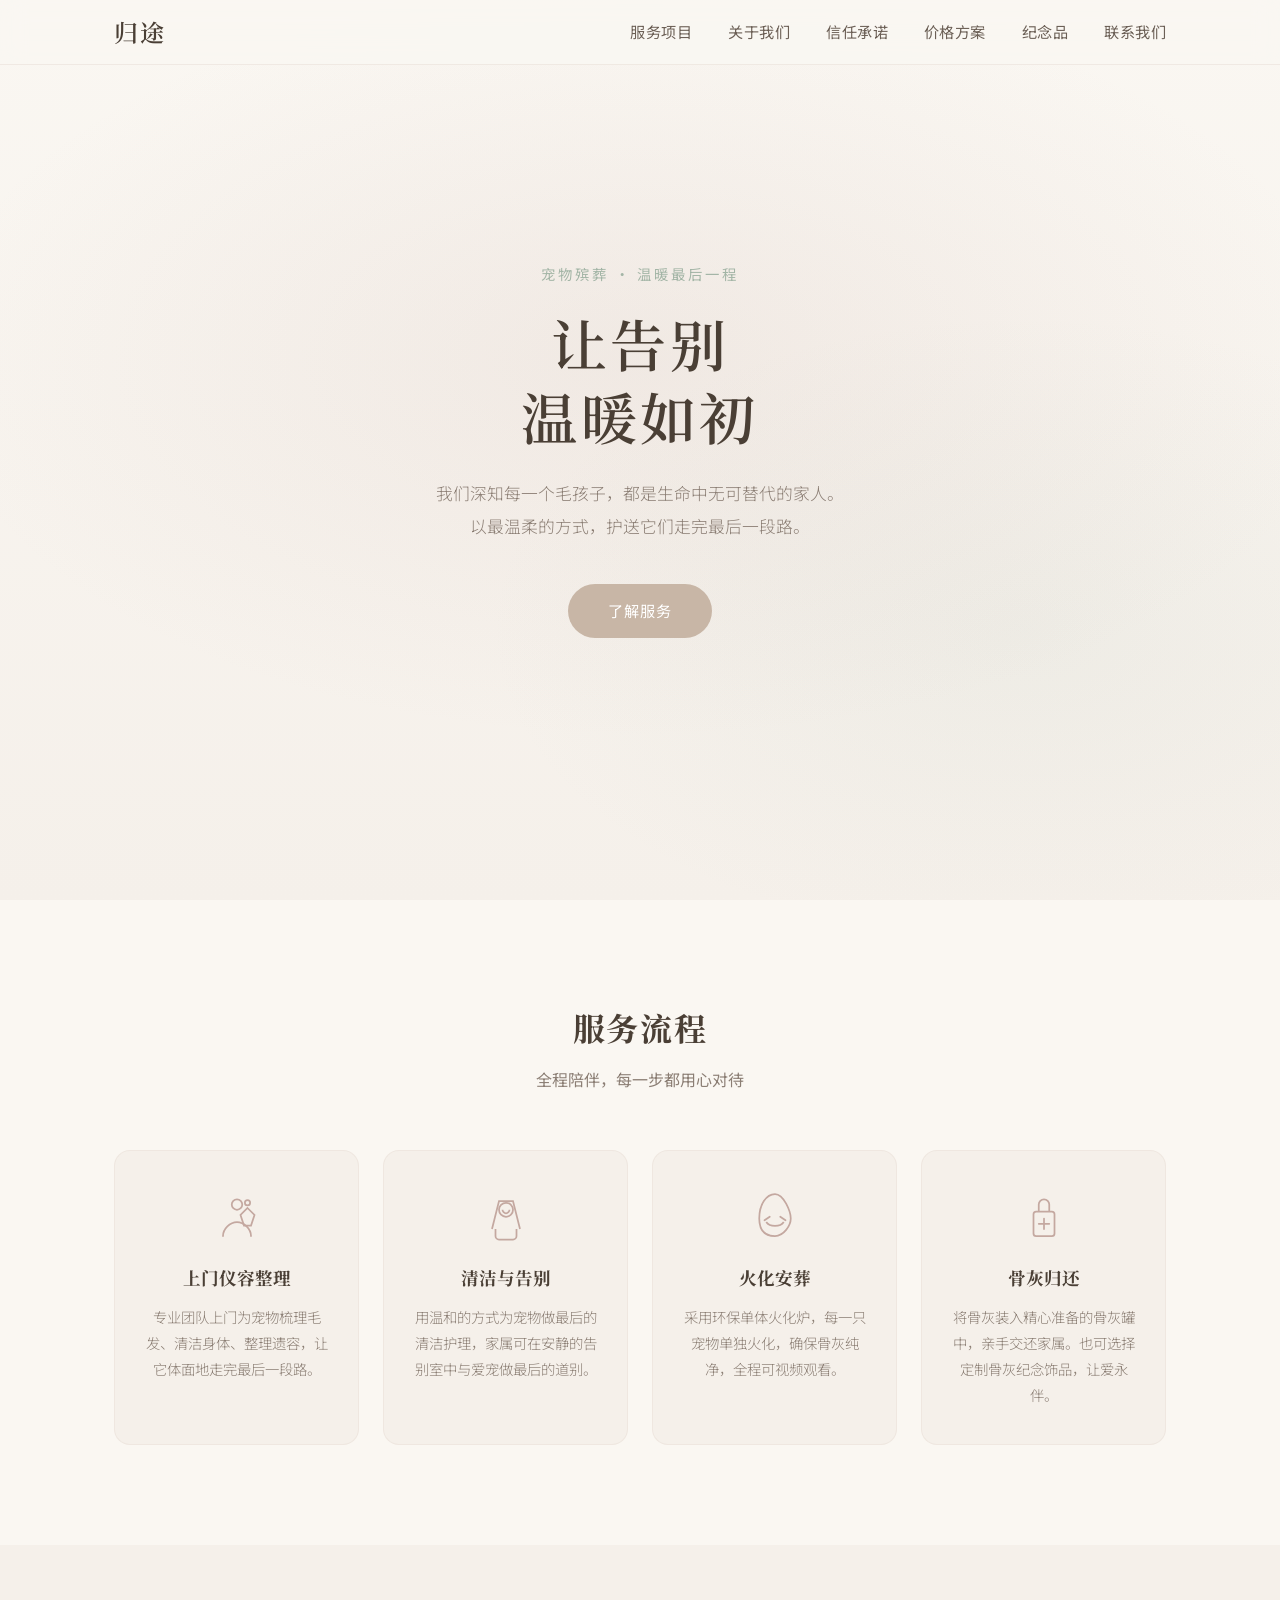
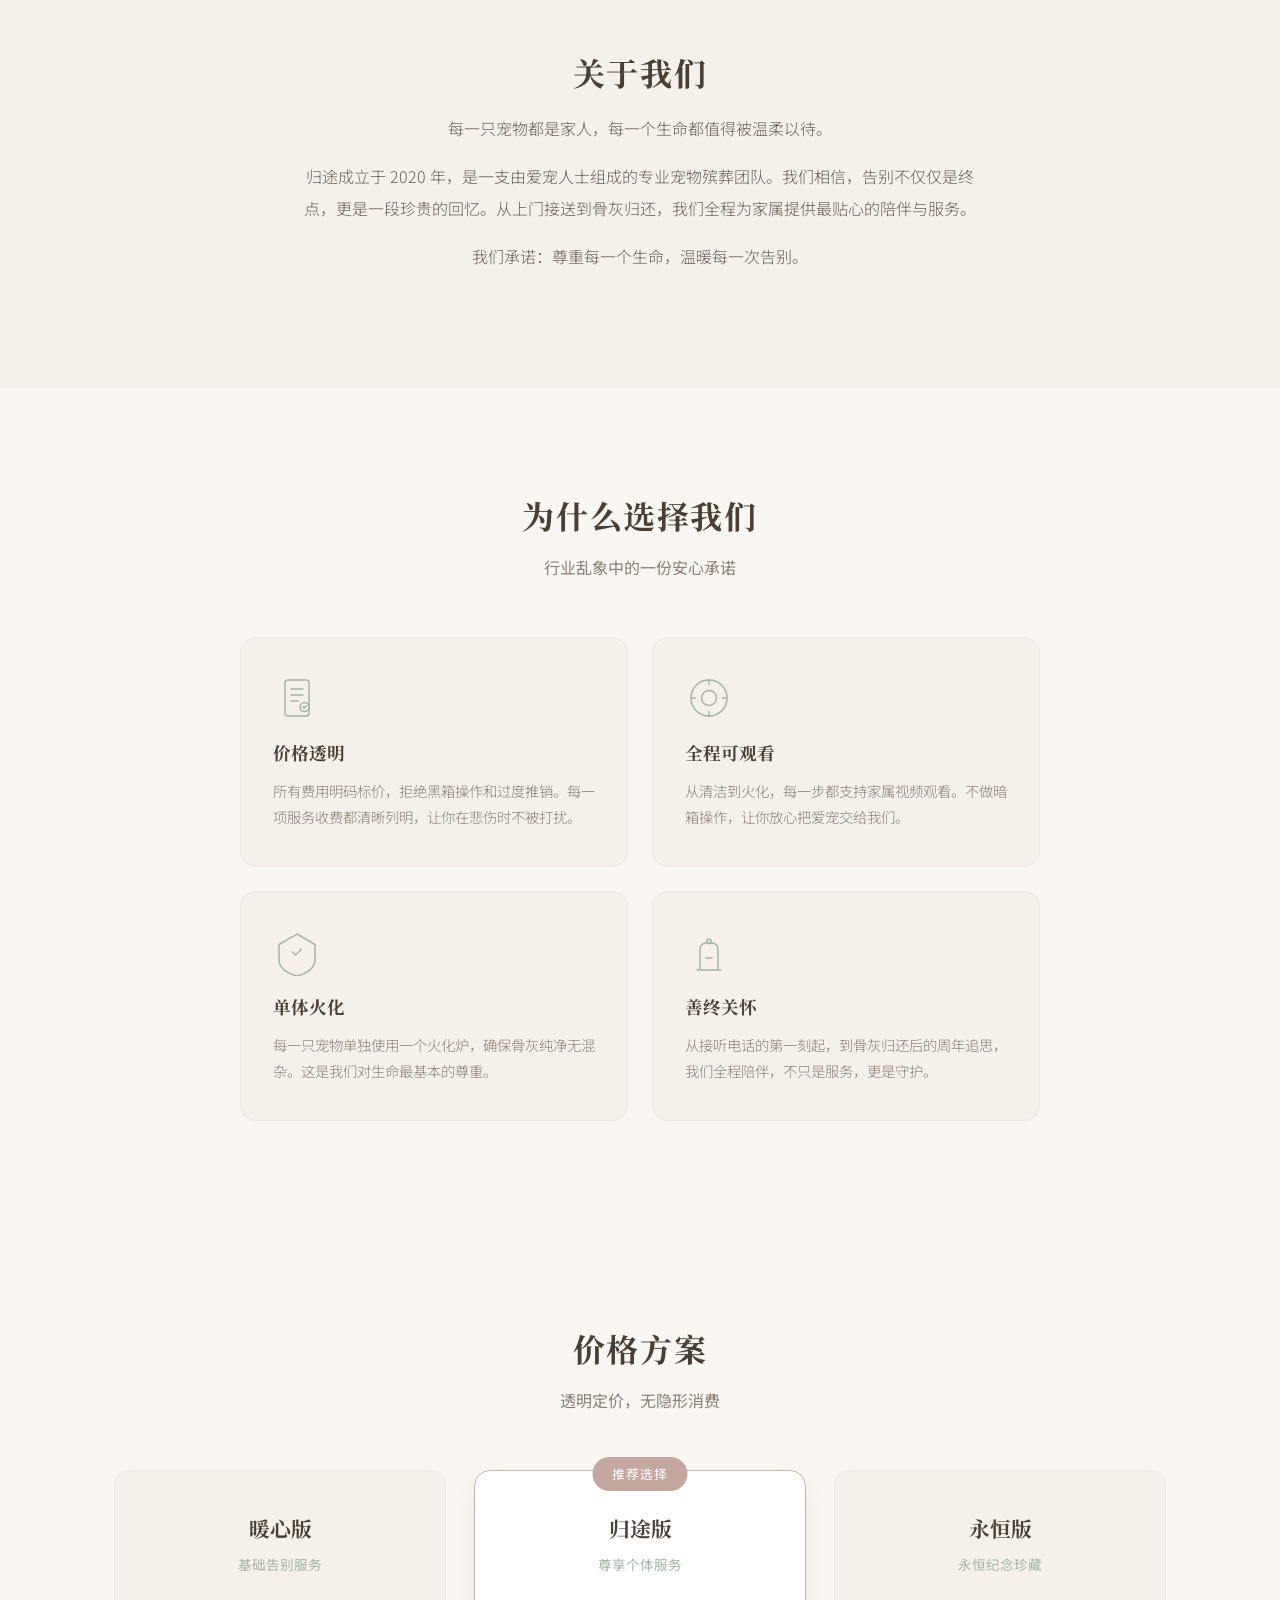
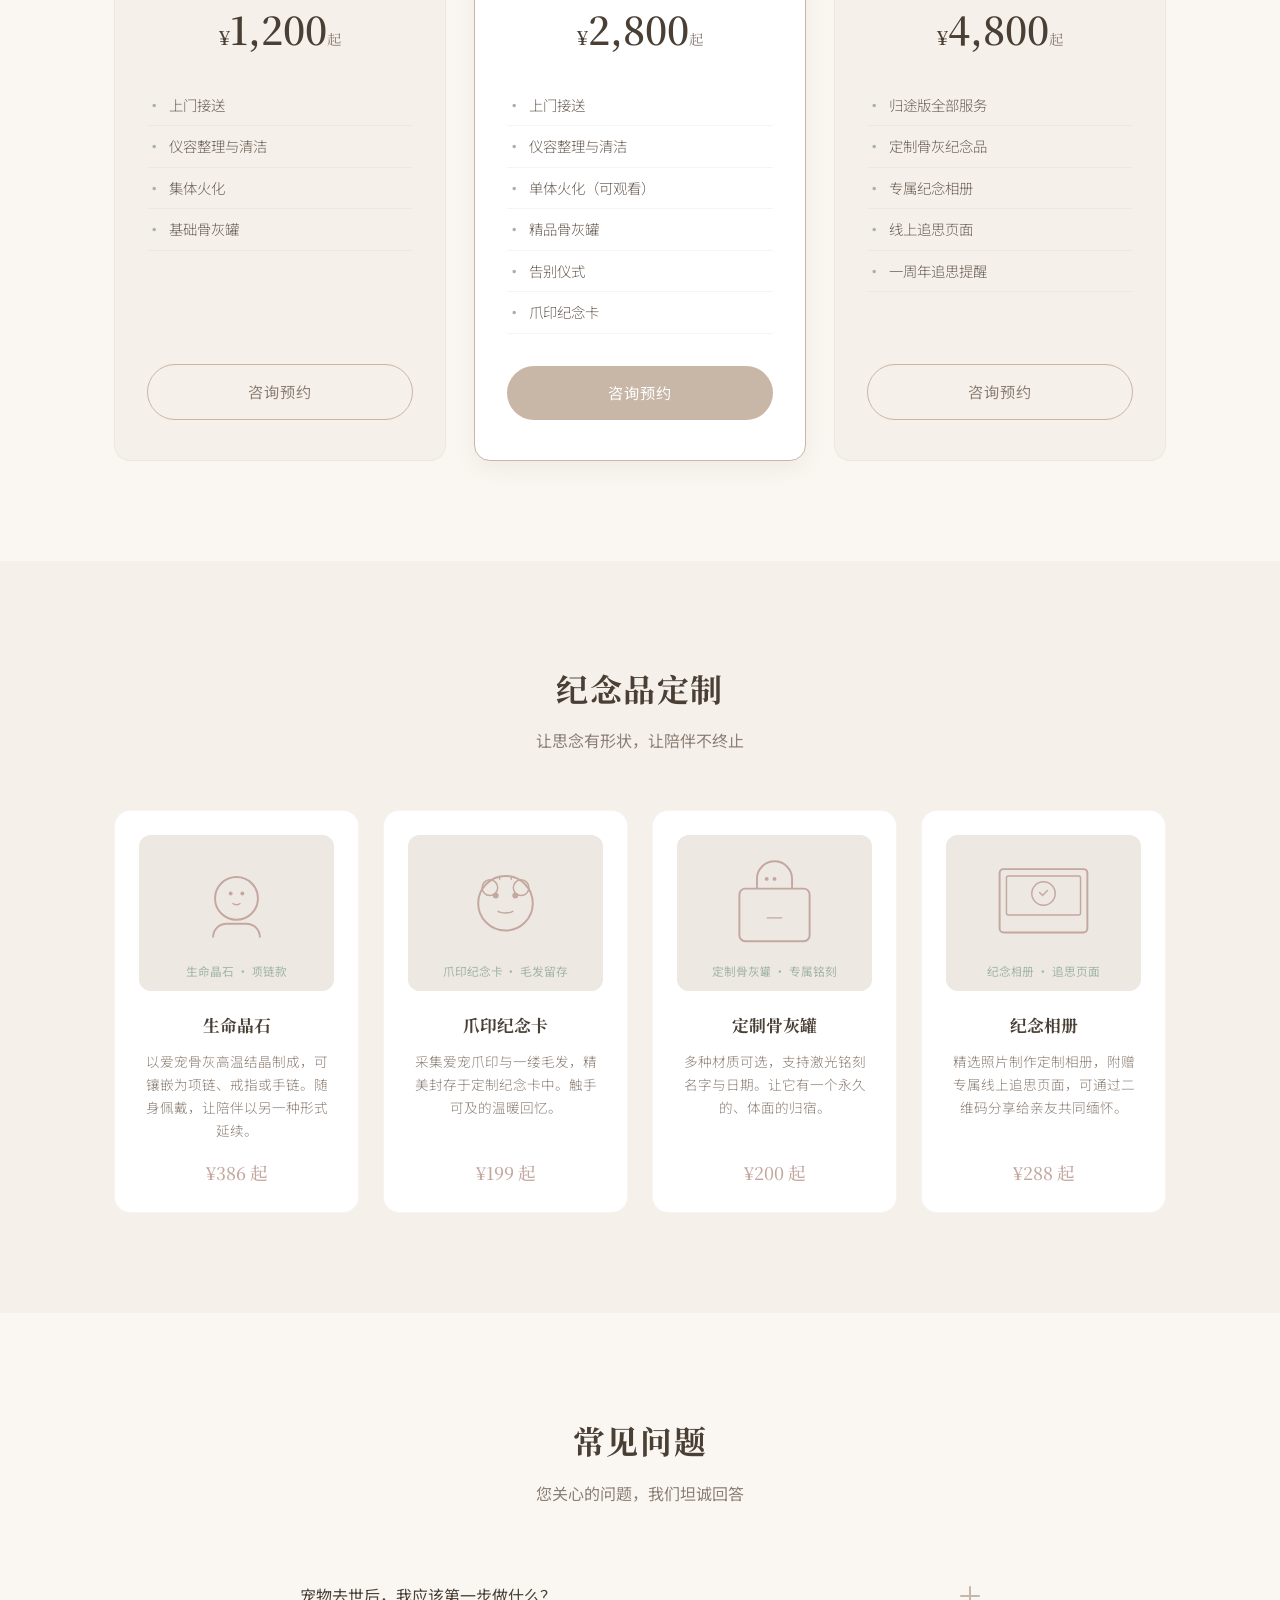
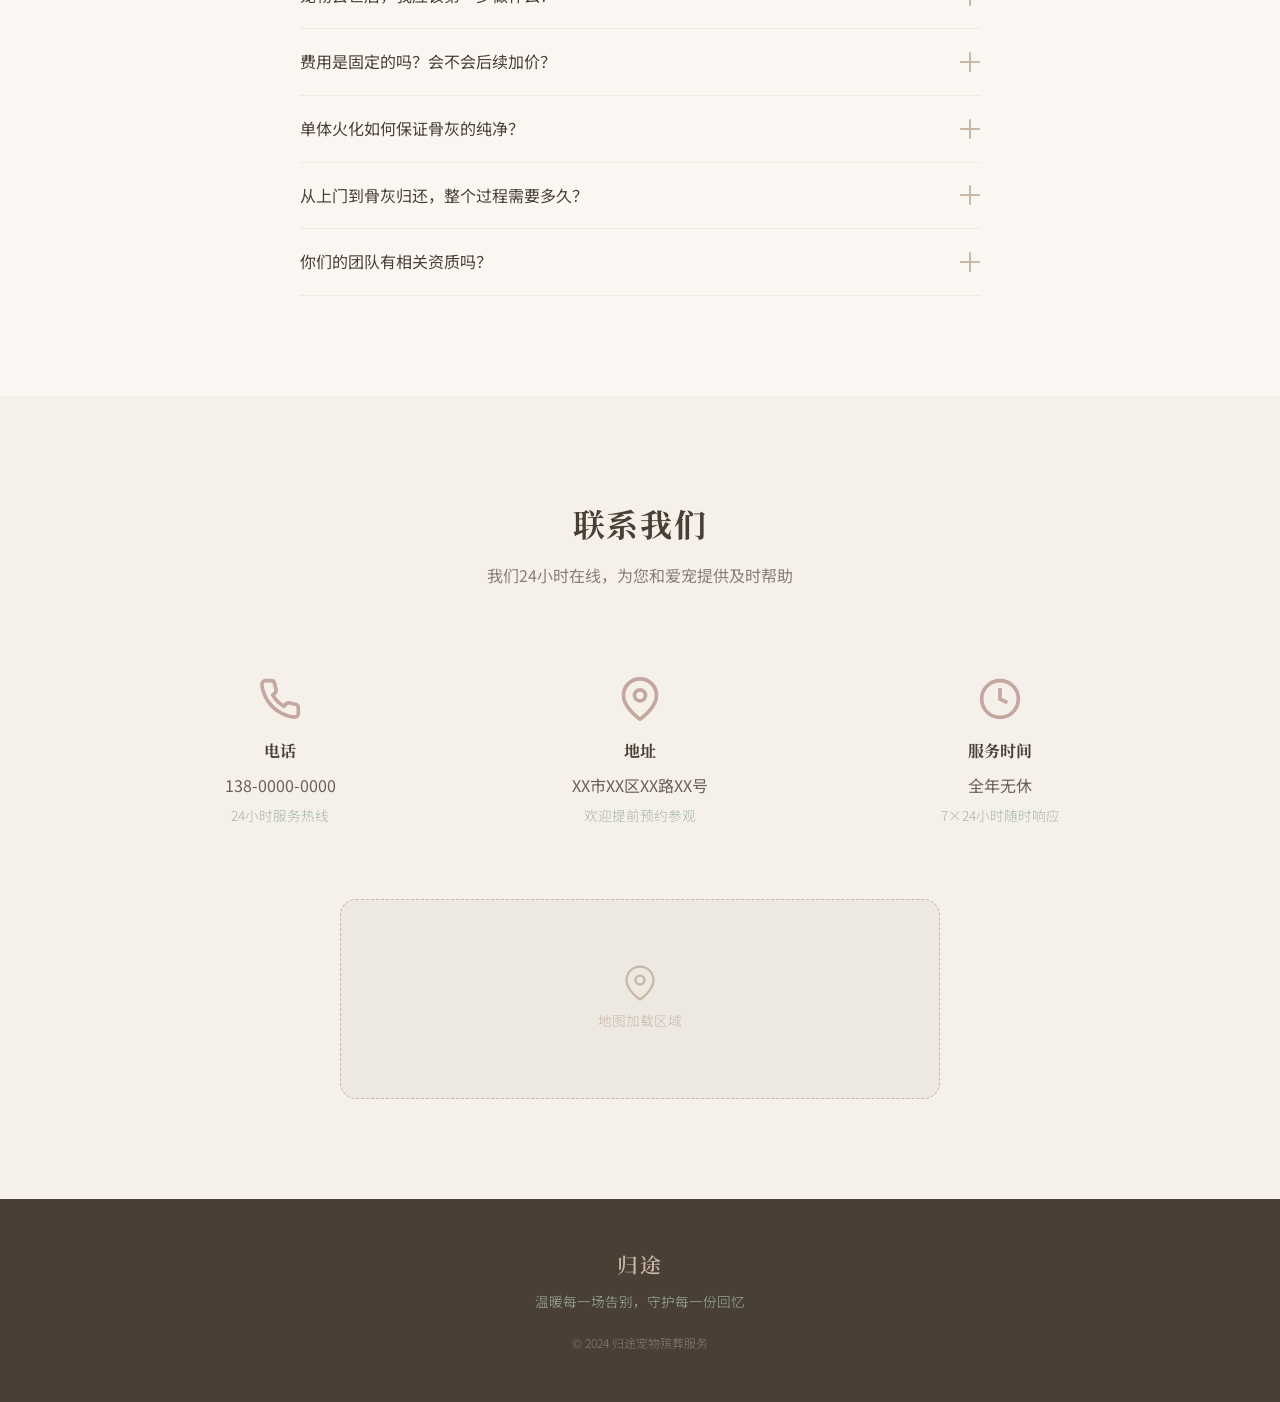
<file: index.html>
<!DOCTYPE html>
<html lang="zh-CN">
<head>
  <meta charset="UTF-8">
  <meta name="viewport" content="width=device-width, initial-scale=1.0">
  <title>归途 · 宠物殡葬服务</title>
  <link rel="stylesheet" href="style.css">
  <link href="https://fonts.googleapis.com/css2?family=Noto+Serif+SC:wght@400;500;600;700&family=Noto+Sans+SC:wght@300;400;500&display=swap" rel="stylesheet">
</head>
<body>

  <!-- 导航栏 -->
  <nav class="nav" id="nav">
    <div class="nav-inner">
      <a href="#hero" class="nav-logo">归途</a>
      <ul class="nav-links">
        <li><a href="#services">服务项目</a></li>
        <li><a href="#about">关于我们</a></li>
        <li><a href="#trust">信任承诺</a></li>
        <li><a href="#pricing">价格方案</a></li>
        <li><a href="#memorial">纪念品</a></li>
        <li><a href="#contact">联系我们</a></li>
      </ul>
      <button class="menu-btn" id="menuBtn" aria-label="菜单">
        <span></span><span></span><span></span>
      </button>
    </div>
  </nav>

  <!-- Hero 首屏 -->
  <section class="hero" id="hero">
    <div class="hero-content">
      <p class="hero-sub">宠物殡葬 · 温暖最后一程</p>
      <h1 class="hero-title">让告别<br>温暖如初</h1>
      <p class="hero-desc">我们深知每一个毛孩子，都是生命中无可替代的家人。<br>以最温柔的方式，护送它们走完最后一段路。</p>
      <a href="#services" class="btn-primary">了解服务</a>
    </div>
    <div class="hero-bg"></div>
  </section>

  <!-- 服务流程 -->
  <section class="section" id="services">
    <div class="container">
      <h2 class="section-title">服务流程</h2>
      <p class="section-sub">全程陪伴，每一步都用心对待</p>
      <div class="services-grid">
        <div class="service-card" data-animate>
          <div class="service-icon">
            <svg viewBox="0 0 64 64" fill="none"><circle cx="32" cy="20" r="6" stroke="currentColor" stroke-width="2"/><path d="M16 56c0-8 8-16 16-16s16 8 16 16" stroke="currentColor" stroke-width="2" stroke-linecap="round"/><path d="M44 24l8 8-4 12h-8l-4-12 8-8z" stroke="currentColor" stroke-width="2"/><circle cx="44" cy="18" r="3" stroke="currentColor" stroke-width="2"/></svg>
          </div>
          <h3>上门仪容整理</h3>
          <p>专业团队上门为宠物梳理毛发、清洁身体、整理遗容，让它体面地走完最后一段路。</p>
        </div>

        <div class="service-card" data-animate>
          <div class="service-icon">
            <svg viewBox="0 0 64 64" fill="none"><path d="M16 48l8-32h16l8 32" stroke="currentColor" stroke-width="2"/><path d="M20 48v8a4 4 0 004 4h16a4 4 0 004-4v-8" stroke="currentColor" stroke-width="2"/><circle cx="32" cy="26" r="8" stroke="currentColor" stroke-width="2"/><path d="M28 26c0 2 2 4 4 4s4-2 4-4" stroke="currentColor" stroke-width="2"/></svg>
          </div>
          <h3>清洁与告别</h3>
          <p>用温和的方式为宠物做最后的清洁护理，家属可在安静的告别室中与爱宠做最后的道别。</p>
        </div>

        <div class="service-card" data-animate>
          <div class="service-icon">
            <svg viewBox="0 0 64 64" fill="none"><path d="M32 8C22 8 14 20 14 36s8 20 18 20 18-12 18-20S42 8 32 8z" stroke="currentColor" stroke-width="2"/><path d="M22 40c4 6 16 6 20 0" stroke="currentColor" stroke-width="2"/><path d="M26 34l-6 4M38 34l6 4" stroke="currentColor" stroke-width="2" stroke-linecap="round"/></svg>
          </div>
          <h3>火化安葬</h3>
          <p>采用环保单体火化炉，每一只宠物单独火化，确保骨灰纯净，全程可视频观看。</p>
        </div>

        <div class="service-card" data-animate>
          <div class="service-icon">
            <svg viewBox="0 0 64 64" fill="none"><rect x="20" y="28" width="24" height="28" rx="3" stroke="currentColor" stroke-width="2"/><path d="M26 28V20a6 6 0 0112 0v8" stroke="currentColor" stroke-width="2"/><path d="M32 36v12" stroke="currentColor" stroke-width="2" stroke-linecap="round"/><path d="M26 42h12" stroke="currentColor" stroke-width="2" stroke-linecap="round"/></svg>
          </div>
          <h3>骨灰归还</h3>
          <p>将骨灰装入精心准备的骨灰罐中，亲手交还家属。也可选择定制骨灰纪念饰品，让爱永伴。</p>
        </div>
      </div>
    </div>
  </section>

  <!-- 关于我们 -->
  <section class="section section-about" id="about">
    <div class="container">
      <div class="about-inner" data-animate>
        <h2 class="section-title">关于我们</h2>
        <p class="about-text">
          每一只宠物都是家人，每一个生命都值得被温柔以待。
        </p>
        <p class="about-text">
          归途成立于 2020 年，是一支由爱宠人士组成的专业宠物殡葬团队。我们相信，告别不仅仅是终点，更是一段珍贵的回忆。从上门接送到骨灰归还，我们全程为家属提供最贴心的陪伴与服务。
        </p>
        <p class="about-text">
          我们承诺：尊重每一个生命，温暖每一次告别。
        </p>
      </div>
    </div>
  </section>

  <!-- 信任承诺 -->
  <section class="section section-trust" id="trust">
    <div class="container">
      <h2 class="section-title">为什么选择我们</h2>
      <p class="section-sub">行业乱象中的一份安心承诺</p>
      <div class="trust-grid">
        <div class="trust-card" data-animate>
          <div class="trust-icon">
            <svg viewBox="0 0 64 64" fill="none"><rect x="16" y="8" width="32" height="48" rx="4" stroke="currentColor" stroke-width="2"/><path d="M24 20h16M24 28h16M24 36h10" stroke="currentColor" stroke-width="2" stroke-linecap="round"/><circle cx="42" cy="44" r="6" stroke="currentColor" stroke-width="2"/><path d="M40 44l1.5 1.5 3-3" stroke="currentColor" stroke-width="2" stroke-linecap="round" stroke-linejoin="round"/></svg>
          </div>
          <h3>价格透明</h3>
          <p>所有费用明码标价，拒绝黑箱操作和过度推销。每一项服务收费都清晰列明，让你在悲伤时不被打扰。</p>
        </div>
        <div class="trust-card" data-animate>
          <div class="trust-icon">
            <svg viewBox="0 0 64 64" fill="none"><circle cx="32" cy="32" r="24" stroke="currentColor" stroke-width="2"/><circle cx="32" cy="32" r="10" stroke="currentColor" stroke-width="2"/><path d="M32 8v6M32 50v6M8 32h6M50 32h6" stroke="currentColor" stroke-width="2" stroke-linecap="round"/></svg>
          </div>
          <h3>全程可观看</h3>
          <p>从清洁到火化，每一步都支持家属视频观看。不做暗箱操作，让你放心把爱宠交给我们。</p>
        </div>
        <div class="trust-card" data-animate>
          <div class="trust-icon">
            <svg viewBox="0 0 64 64" fill="none"><path d="M32 8l24 14v20c0 12-10 18-24 22-14-4-24-10-24-22V22L32 8z" stroke="currentColor" stroke-width="2"/><path d="M26 32l4 4 8-8" stroke="currentColor" stroke-width="2" stroke-linecap="round" stroke-linejoin="round"/></svg>
          </div>
          <h3>单体火化</h3>
          <p>每一只宠物单独使用一个火化炉，确保骨灰纯净无混杂。这是我们对生命最基本的尊重。</p>
        </div>
        <div class="trust-card" data-animate>
          <div class="trust-icon">
            <svg viewBox="0 0 64 64" fill="none"><path d="M20 56V28a8 8 0 018-8h8a8 8 0 018 8v28" stroke="currentColor" stroke-width="2"/><path d="M16 56h32" stroke="currentColor" stroke-width="2" stroke-linecap="round"/><path d="M28 40h8" stroke="currentColor" stroke-width="2" stroke-linecap="round"/><circle cx="32" cy="18" r="3" stroke="currentColor" stroke-width="2"/></svg>
          </div>
          <h3>善终关怀</h3>
          <p>从接听电话的第一刻起，到骨灰归还后的周年追思，我们全程陪伴，不只是服务，更是守护。</p>
        </div>
      </div>
    </div>
  </section>

  <!-- 价格方案 -->
  <section class="section" id="pricing">
    <div class="container">
      <h2 class="section-title">价格方案</h2>
      <p class="section-sub">透明定价，无隐形消费</p>
      <div class="pricing-grid">
        <div class="pricing-card" data-animate>
          <div class="pricing-header">
            <h3>暖心版</h3>
            <p class="pricing-desc">基础告别服务</p>
          </div>
          <div class="pricing-price"><span class="currency">¥</span>1,200<span class="unit">起</span></div>
          <ul class="pricing-features">
            <li>上门接送</li>
            <li>仪容整理与清洁</li>
            <li>集体火化</li>
            <li>基础骨灰罐</li>
          </ul>
          <a href="#contact" class="btn-outline">咨询预约</a>
        </div>

        <div class="pricing-card featured" data-animate>
          <div class="pricing-badge">推荐选择</div>
          <div class="pricing-header">
            <h3>归途版</h3>
            <p class="pricing-desc">尊享个体服务</p>
          </div>
          <div class="pricing-price"><span class="currency">¥</span>2,800<span class="unit">起</span></div>
          <ul class="pricing-features">
            <li>上门接送</li>
            <li>仪容整理与清洁</li>
            <li>单体火化（可观看）</li>
            <li>精品骨灰罐</li>
            <li>告别仪式</li>
            <li>爪印纪念卡</li>
          </ul>
          <a href="#contact" class="btn-primary">咨询预约</a>
        </div>

        <div class="pricing-card" data-animate>
          <div class="pricing-header">
            <h3>永恒版</h3>
            <p class="pricing-desc">永恒纪念珍藏</p>
          </div>
          <div class="pricing-price"><span class="currency">¥</span>4,800<span class="unit">起</span></div>
          <ul class="pricing-features">
            <li>归途版全部服务</li>
            <li>定制骨灰纪念品</li>
            <li>专属纪念相册</li>
            <li>线上追思页面</li>
            <li>一周年追思提醒</li>
          </ul>
          <a href="#contact" class="btn-outline">咨询预约</a>
        </div>
      </div>
    </div>
  </section>

  <!-- 纪念品定制 -->
  <section class="section section-memorial" id="memorial">
    <div class="container">
      <h2 class="section-title">纪念品定制</h2>
      <p class="section-sub">让思念有形状，让陪伴不终止</p>
      <div class="memorial-grid">
        <div class="memorial-card" data-animate>
          <div class="memorial-img">
            <svg viewBox="0 0 200 160" fill="none"><rect width="200" height="160" rx="12" fill="#EDE8E2"/><circle cx="100" cy="65" r="22" stroke="#C4A8A0" stroke-width="2"/><path d="M76 105c0-8 6-14 14-14h20c8 0 14 6 14 14" stroke="#C4A8A0" stroke-width="2"/><circle cx="94" cy="60" r="2" fill="#C4A8A0"/><circle cx="106" cy="60" r="2" fill="#C4A8A0"/><path d="M96 70c2 2 6 2 8 0" stroke="#C4A8A0" stroke-width="1.5"/><text x="100" y="145" text-anchor="middle" fill="#A3B5A6" font-size="12">生命晶石 · 项链款</text></svg>
          </div>
          <h3>生命晶石</h3>
          <p>以爱宠骨灰高温结晶制成，可镶嵌为项链、戒指或手链。随身佩戴，让陪伴以另一种形式延续。</p>
          <span class="memorial-price">¥386 起</span>
        </div>
        <div class="memorial-card" data-animate>
          <div class="memorial-img">
            <svg viewBox="0 0 200 160" fill="none"><rect width="200" height="160" rx="12" fill="#EDE8E2"/><circle cx="100" cy="70" r="28" stroke="#C4A8A0" stroke-width="2"/><circle cx="90" cy="62" r="3" fill="#C4A8A0"/><circle cx="110" cy="62" r="3" fill="#C4A8A0"/><path d="M92 78c2 2 4 2 8 2s6 0 8-2" stroke="#C4A8A0" stroke-width="1.5"/><path d="M94 42v4M106 42v4" stroke="#C4A8A0" stroke-width="1.5"/><circle cx="84" cy="54" r="8" stroke="#C4A8A0" stroke-width="1.5"/><circle cx="116" cy="54" r="8" stroke="#C4A8A0" stroke-width="1.5"/><text x="100" y="145" text-anchor="middle" fill="#A3B5A6" font-size="12">爪印纪念卡 · 毛发留存</text></svg>
          </div>
          <h3>爪印纪念卡</h3>
          <p>采集爱宠爪印与一缕毛发，精美封存于定制纪念卡中。触手可及的温暖回忆。</p>
          <span class="memorial-price">¥199 起</span>
        </div>
        <div class="memorial-card" data-animate>
          <div class="memorial-img">
            <svg viewBox="0 0 200 160" fill="none"><rect width="200" height="160" rx="12" fill="#EDE8E2"/><path d="M70 55h60a6 6 0 016 6v42a6 6 0 01-6 6H70a6 6 0 01-6-6V61a6 6 0 016-6z" stroke="#C4A8A0" stroke-width="2"/><path d="M82 55V45a18 18 0 0136 0v10" stroke="#C4A8A0" stroke-width="2"/><circle cx="92" cy="45" r="2" fill="#C4A8A0"/><circle cx="100" cy="45" r="2" fill="#C4A8A0"/><path d="M92 85h16" stroke="#C4A8A0" stroke-width="1.5"/><text x="100" y="145" text-anchor="middle" fill="#A3B5A6" font-size="12">定制骨灰罐 · 专属铭刻</text></svg>
          </div>
          <h3>定制骨灰罐</h3>
          <p>多种材质可选，支持激光铭刻名字与日期。让它有一个永久的、体面的归宿。</p>
          <span class="memorial-price">¥200 起</span>
        </div>
        <div class="memorial-card" data-animate>
          <div class="memorial-img">
            <svg viewBox="0 0 200 160" fill="none"><rect width="200" height="160" rx="12" fill="#EDE8E2"/><rect x="55" y="35" width="90" height="65" rx="4" stroke="#C4A8A0" stroke-width="2"/><rect x="62" y="42" width="76" height="40" rx="2" stroke="#C4A8A0" stroke-width="1.5"/><circle cx="100" cy="60" r="12" stroke="#C4A8A0" stroke-width="1.5"/><path d="M96 59l3 3 5-5" stroke="#C4A8A0" stroke-width="1.5" stroke-linecap="round"/><text x="100" y="145" text-anchor="middle" fill="#A3B5A6" font-size="12">纪念相册 · 追思页面</text></svg>
          </div>
          <h3>纪念相册</h3>
          <p>精选照片制作定制相册，附赠专属线上追思页面，可通过二维码分享给亲友共同缅怀。</p>
          <span class="memorial-price">¥288 起</span>
        </div>
      </div>
    </div>
  </section>

  <!-- 常见问题 -->
  <section class="section" id="faq">
    <div class="container">
      <h2 class="section-title">常见问题</h2>
      <p class="section-sub">您关心的问题，我们坦诚回答</p>
      <div class="faq-list" data-animate>
        <div class="faq-item">
          <button class="faq-question">
            <span>宠物去世后，我应该第一步做什么？</span>
            <span class="faq-icon"></span>
          </button>
          <div class="faq-answer"><p>首先请不要慌张。您可以直接拨打我们的 24 小时热线 138-0000-0000，我们会安排专人上门接宠，并在电话中指导您做好宠物的基本安置。整个过程中您无需做任何准备，我们会带上所有需要的物品。</p></div>
        </div>
        <div class="faq-item">
          <button class="faq-question">
            <span>费用是固定的吗？会不会后续加价？</span>
            <span class="faq-icon"></span>
          </button>
          <div class="faq-answer"><p>所有价格均为明码标价，您在网站上看到的价格就是最终收费。我们承诺：绝不临时加价、不强制推销附加服务。如果您需要额外的纪念品定制，会在征得您同意后单独列明费用。</p></div>
        </div>
        <div class="faq-item">
          <button class="faq-question">
            <span>单体火化如何保证骨灰的纯净？</span>
            <span class="faq-icon"></span>
          </button>
          <div class="faq-answer"><p>我们每只宠物使用独立的火化炉，一次仅火化一只宠物。火化前后都会对炉膛进行清理，并且支持家属全程视频观看，您无需担心混淆。</p></div>
        </div>
        <div class="faq-item">
          <button class="faq-question">
            <span>从上门到骨灰归还，整个过程需要多久？</span>
            <span class="faq-icon"></span>
          </button>
          <div class="faq-answer"><p>一般情况下，从上门接宠到骨灰归还，全程约 4-6 小时。如果选择纪念品定制（如生命晶石），需要额外 3-5 个工作日制作。</p></div>
        </div>
        <div class="faq-item">
          <button class="faq-question">
            <span>你们的团队有相关资质吗？</span>
            <span class="faq-icon"></span>
          </button>
          <div class="faq-answer"><p>我们的团队持有宠物殡葬师资格认证，每年接受专业培训。团队成员均为爱宠人士，我们理解您此刻的心情，也会以最专业、最温柔的方式服务每一位家属和每一只宠物。</p></div>
        </div>
      </div>
    </div>
  </section>

  <!-- 联系方式 -->
  <section class="section section-contact" id="contact">
    <div class="container">
      <h2 class="section-title">联系我们</h2>
      <p class="section-sub">我们24小时在线，为您和爱宠提供及时帮助</p>
      <div class="contact-grid" data-animate>
        <div class="contact-item">
          <div class="contact-icon">
            <svg viewBox="0 0 24 24" fill="none" stroke="currentColor" stroke-width="2"><path d="M22 16.92v3a2 2 0 01-2.18 2 19.79 19.79 0 01-8.63-3.07 19.5 19.5 0 01-6-6 19.79 19.79 0 01-3.07-8.67A2 2 0 014.11 2h3a2 2 0 012 1.72c.127.96.361 1.903.7 2.81a2 2 0 01-.45 2.11L8.09 9.91a16 16 0 006 6l1.27-1.27a2 2 0 012.11-.45c.907.339 1.85.573 2.81.7A2 2 0 0122 16.92z"/></svg>
          </div>
          <h3>电话</h3>
          <p>138-0000-0000</p>
          <p class="contact-sub">24小时服务热线</p>
        </div>

        <div class="contact-item">
          <div class="contact-icon">
            <svg viewBox="0 0 24 24" fill="none" stroke="currentColor" stroke-width="2"><path d="M21 10c0 7-9 13-9 13s-9-6-9-13a9 9 0 0118 0z"/><circle cx="12" cy="10" r="3"/></svg>
          </div>
          <h3>地址</h3>
          <p>XX市XX区XX路XX号</p>
          <p class="contact-sub">欢迎提前预约参观</p>
        </div>

        <div class="contact-item">
          <div class="contact-icon">
            <svg viewBox="0 0 24 24" fill="none" stroke="currentColor" stroke-width="2"><circle cx="12" cy="12" r="10"/><polyline points="12 6 12 12 16 14"/></svg>
          </div>
          <h3>服务时间</h3>
          <p>全年无休</p>
          <p class="contact-sub">7×24小时随时响应</p>
        </div>
      </div>

      <div class="map-placeholder" data-animate>
        <div class="map-inner">
          <svg viewBox="0 0 24 24" fill="none" stroke="currentColor" stroke-width="1.5"><path d="M21 10c0 7-9 13-9 13s-9-6-9-13a9 9 0 0118 0z"/><circle cx="12" cy="10" r="3"/></svg>
          <span>地图加载区域</span>
        </div>
      </div>
    </div>
  </section>

  <!-- 页脚 -->
  <footer class="footer">
    <div class="container">
      <p class="footer-logo">归途</p>
      <p class="footer-slogan">温暖每一场告别，守护每一份回忆</p>
      <p class="footer-copy">&copy; 2024 归途宠物殡葬服务</p>
    </div>
  </footer>

  <script src="script.js"></script>
</body>
</html>
</file>
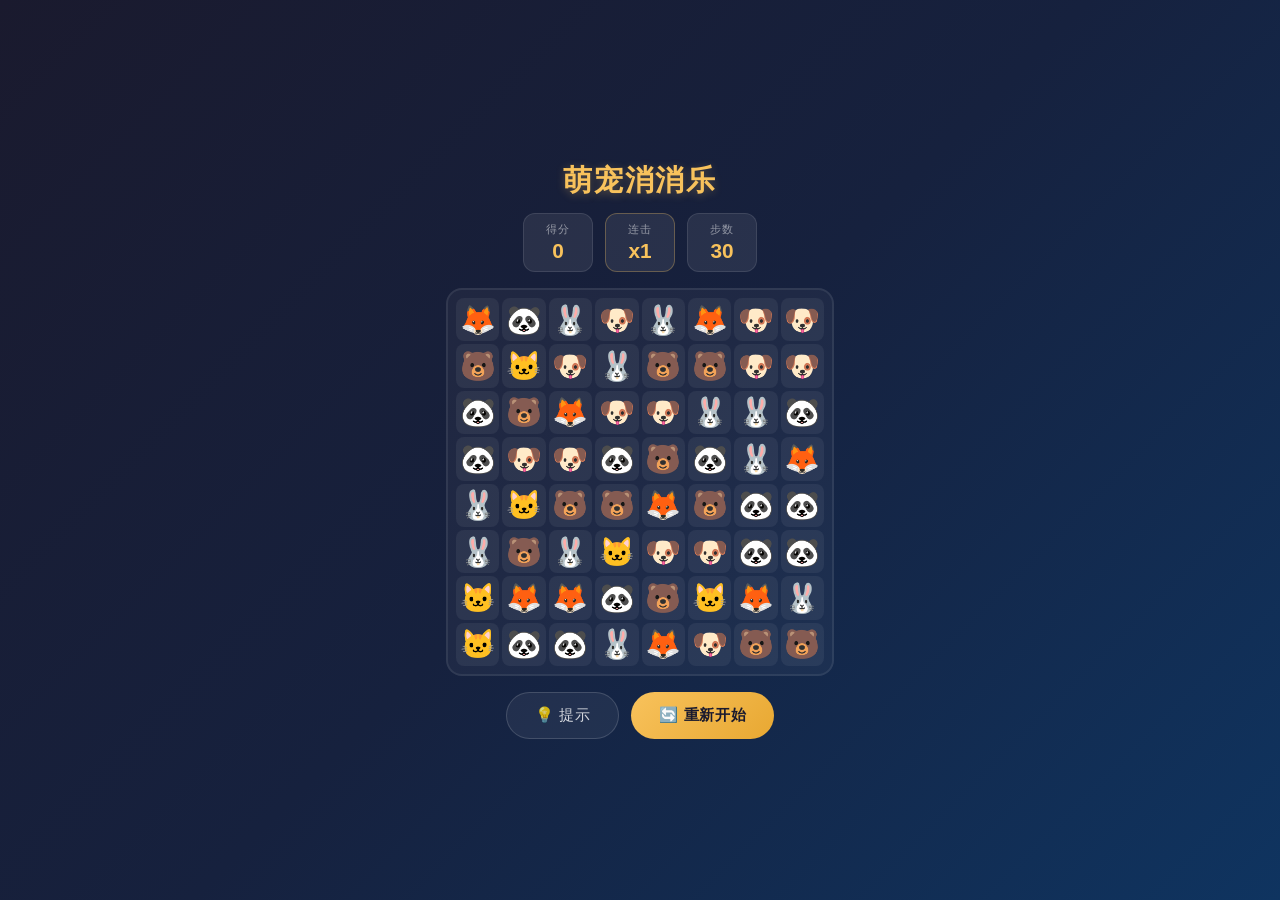
<file: game/index.html>
<!DOCTYPE html>
<html lang="zh-CN">
<head>
  <meta charset="UTF-8">
  <meta name="viewport" content="width=device-width, initial-scale=1.0, user-scalable=no">
  <title>萌宠消消乐</title>
  <link rel="stylesheet" href="style.css">
</head>
<body>

  <div class="game-container">
    <!-- 顶部信息栏 -->
    <header class="game-header">
      <h1 class="game-title">萌宠消消乐</h1>
      <div class="game-info">
        <div class="info-box">
          <span class="info-label">得分</span>
          <span class="info-value" id="score">0</span>
        </div>
        <div class="info-box combo-box" id="comboBox">
          <span class="info-label">连击</span>
          <span class="info-value" id="combo">x1</span>
        </div>
        <div class="info-box">
          <span class="info-label">步数</span>
          <span class="info-value" id="moves">30</span>
        </div>
      </div>
    </header>

    <!-- 游戏棋盘 -->
    <div class="board-wrapper">
      <div class="board" id="board"></div>
    </div>

    <!-- 底部按钮 -->
    <div class="game-actions">
      <button class="btn-action" id="btnHint">💡 提示</button>
      <button class="btn-action primary" id="btnRestart">🔄 重新开始</button>
    </div>
  </div>

  <!-- 游戏结束弹窗 -->
  <div class="overlay" id="overlay">
    <div class="modal" id="modal">
      <h2 id="modalTitle">游戏结束</h2>
      <p id="modalScore">最终得分：0</p>
      <button class="btn-action primary" id="btnPlayAgain">再来一局</button>
    </div>
  </div>

  <script src="script.js"></script>
</body>
</html>
</file>
<file: style.css>
/* ===== Reset & Base ===== */
*, *::before, *::after {
  margin: 0;
  padding: 0;
  box-sizing: border-box;
}

html { scroll-behavior: smooth; }

body {
  font-family: "Noto Sans SC", "PingFang SC", "Microsoft YaHei", sans-serif;
  background-color: #FAF7F2;
  color: #4A3F35;
  line-height: 1.7;
  -webkit-font-smoothing: antialiased;
}

.container {
  max-width: 1100px;
  margin: 0 auto;
  padding: 0 24px;
}

/* ===== Typography ===== */
h1, h2, h3 { font-family: "Noto Serif SC", "Songti SC", serif; }

.section {
  padding: 100px 0;
}

.section-title {
  font-size: 2rem;
  text-align: center;
  color: #4A3F35;
  margin-bottom: 12px;
  letter-spacing: 0.05em;
}

.section-sub {
  text-align: center;
  color: #8B7E74;
  font-size: 1rem;
  margin-bottom: 56px;
}

/* ===== Navigation ===== */
.nav {
  position: fixed;
  top: 0;
  left: 0;
  right: 0;
  z-index: 100;
  background: rgba(250, 247, 242, 0.85);
  backdrop-filter: blur(12px);
  -webkit-backdrop-filter: blur(12px);
  border-bottom: 1px solid rgba(200, 182, 166, 0.2);
  transition: all 0.3s;
}

.nav.scrolled { box-shadow: 0 1px 12px rgba(0,0,0,0.06); }

.nav-inner {
  max-width: 1100px;
  margin: 0 auto;
  padding: 0 24px;
  display: flex;
  align-items: center;
  justify-content: space-between;
  height: 64px;
}

.nav-logo {
  font-family: "Noto Serif SC", serif;
  font-size: 1.5rem;
  font-weight: 600;
  color: #4A3F35;
  text-decoration: none;
  letter-spacing: 0.1em;
}

.nav-links {
  display: flex;
  list-style: none;
  gap: 36px;
}

.nav-links a {
  text-decoration: none;
  color: #6B5F55;
  font-size: 0.95rem;
  font-weight: 400;
  transition: color 0.3s;
  letter-spacing: 0.03em;
}

.nav-links a:hover { color: #C4A8A0; }

/* Menu Button (mobile) */
.menu-btn {
  display: none;
  flex-direction: column;
  gap: 5px;
  background: none;
  border: none;
  cursor: pointer;
  padding: 4px;
}

.menu-btn span {
  display: block;
  width: 24px;
  height: 2px;
  background: #4A3F35;
  border-radius: 1px;
  transition: all 0.3s;
}

.menu-btn.active span:nth-child(1) { transform: rotate(45deg) translate(5px,5px); }
.menu-btn.active span:nth-child(2) { opacity: 0; }
.menu-btn.active span:nth-child(3) { transform: rotate(-45deg) translate(5px,-5px); }

/* ===== Hero ===== */
.hero {
  position: relative;
  min-height: 100vh;
  display: flex;
  align-items: center;
  justify-content: center;
  text-align: center;
  overflow: hidden;
}

.hero-bg {
  position: absolute;
  inset: 0;
  background:
    radial-gradient(ellipse 80% 60% at 50% 40%, rgba(196, 168, 160, 0.15) 0%, transparent 70%),
    radial-gradient(ellipse 60% 50% at 80% 70%, rgba(163, 181, 166, 0.1) 0%, transparent 70%),
    linear-gradient(180deg, #FAF7F2 0%, #F5F0EA 100%);
  z-index: -1;
}

.hero-content {
  max-width: 640px;
  padding: 0 24px;
}

.hero-sub {
  font-size: 0.9rem;
  color: #A3B5A6;
  letter-spacing: 0.2em;
  margin-bottom: 20px;
  text-transform: uppercase;
}

.hero-title {
  font-size: 3.5rem;
  font-weight: 600;
  line-height: 1.3;
  color: #4A3F35;
  margin-bottom: 24px;
  letter-spacing: 0.06em;
}

.hero-desc {
  font-size: 1.05rem;
  color: #8B7E74;
  line-height: 2;
  margin-bottom: 40px;
  font-weight: 300;
}

/* Buttons */
.btn-primary {
  display: inline-block;
  padding: 14px 40px;
  background: #C8B6A6;
  color: #fff;
  border-radius: 40px;
  text-decoration: none;
  font-size: 0.95rem;
  letter-spacing: 0.06em;
  transition: all 0.3s;
  border: none;
  cursor: pointer;
}

.btn-primary:hover {
  background: #B5A292;
  transform: translateY(-1px);
  box-shadow: 0 4px 16px rgba(200, 182, 166, 0.4);
}

.btn-outline {
  display: inline-block;
  padding: 14px 40px;
  background: transparent;
  color: #8B7E74;
  border: 1px solid #C8B6A6;
  border-radius: 40px;
  text-decoration: none;
  font-size: 0.95rem;
  letter-spacing: 0.06em;
  transition: all 0.3s;
}

.btn-outline:hover {
  background: #C8B6A6;
  color: #fff;
}

/* ===== Services ===== */
.services-grid {
  display: grid;
  grid-template-columns: repeat(4, 1fr);
  gap: 24px;
}

.service-card {
  background: #F5F0EA;
  border-radius: 16px;
  padding: 36px 28px;
  text-align: center;
  transition: all 0.4s;
  border: 1px solid rgba(200, 182, 166, 0.15);
}

.service-card:hover {
  transform: translateY(-4px);
  box-shadow: 0 12px 32px rgba(0,0,0,0.06);
  border-color: rgba(196, 168, 160, 0.3);
}

.service-icon {
  width: 56px;
  height: 56px;
  margin: 0 auto 20px;
  color: #C4A8A0;
}

.service-icon svg { width: 100%; height: 100%; }

.service-card h3 {
  font-size: 1.1rem;
  margin-bottom: 12px;
  color: #4A3F35;
}

.service-card p {
  font-size: 0.9rem;
  color: #8B7E74;
  line-height: 1.8;
  font-weight: 300;
}

/* ===== About ===== */
.section-about {
  background: #F5F0EA;
}

.about-inner {
  max-width: 680px;
  margin: 0 auto;
  text-align: center;
}

.about-text {
  font-size: 1rem;
  color: #6B5F55;
  line-height: 2;
  margin-bottom: 16px;
  font-weight: 300;
}

/* ===== Pricing ===== */
.pricing-grid {
  display: grid;
  grid-template-columns: repeat(3, 1fr);
  gap: 28px;
  align-items: stretch;
}

.pricing-card {
  background: #F5F0EA;
  border-radius: 16px;
  padding: 40px 32px;
  text-align: center;
  border: 1px solid rgba(200, 182, 166, 0.15);
  transition: all 0.4s;
  position: relative;
  display: flex;
  flex-direction: column;
}

.pricing-card:hover {
  transform: translateY(-4px);
  box-shadow: 0 12px 32px rgba(0,0,0,0.06);
}

.pricing-card.featured {
  background: #fff;
  border-color: #C8B6A6;
  box-shadow: 0 8px 24px rgba(200, 182, 166, 0.2);
}

.pricing-badge {
  position: absolute;
  top: -14px;
  left: 50%;
  transform: translateX(-50%);
  background: #C4A8A0;
  color: #fff;
  padding: 6px 20px;
  border-radius: 20px;
  font-size: 0.8rem;
  letter-spacing: 0.06em;
  white-space: nowrap;
}

.pricing-header {
  margin-bottom: 20px;
}

.pricing-header h3 {
  font-size: 1.3rem;
  color: #4A3F35;
  margin-bottom: 6px;
}

.pricing-desc {
  font-size: 0.85rem;
  color: #A3B5A6;
}

.pricing-price {
  font-size: 2.4rem;
  font-weight: 600;
  color: #4A3F35;
  margin-bottom: 24px;
  font-family: "Noto Serif SC", serif;
}

.currency { font-size: 1.2rem; }
.unit { font-size: 0.9rem; color: #8B7E74; font-weight: 400; }

.pricing-features {
  list-style: none;
  text-align: left;
  margin-bottom: 32px;
  flex: 1;
}

.pricing-features li {
  padding: 8px 0;
  font-size: 0.9rem;
  color: #6B5F55;
  border-bottom: 1px solid rgba(200, 182, 166, 0.15);
  font-weight: 300;
}

.pricing-features li::before {
  content: "·";
  color: #A3B5A6;
  margin-right: 8px;
  font-weight: 600;
}

/* ===== Trust ===== */
.section-trust {
  padding-bottom: 100px;
}

.trust-grid {
  display: grid;
  grid-template-columns: repeat(2, 1fr);
  gap: 24px;
  max-width: 800px;
  margin: 0 auto;
}

.trust-card {
  background: #F5F0EA;
  border-radius: 16px;
  padding: 36px 32px;
  border: 1px solid rgba(200, 182, 166, 0.15);
  transition: all 0.4s;
}

.trust-card:hover {
  transform: translateY(-2px);
  box-shadow: 0 8px 24px rgba(0,0,0,0.05);
  border-color: rgba(163, 181, 166, 0.3);
}

.trust-icon {
  width: 48px;
  height: 48px;
  margin-bottom: 16px;
  color: #A3B5A6;
}

.trust-icon svg {
  width: 100%;
  height: 100%;
}

.trust-card h3 {
  font-size: 1.1rem;
  color: #4A3F35;
  margin-bottom: 10px;
}

.trust-card p {
  font-size: 0.9rem;
  color: #8B7E74;
  line-height: 1.8;
  font-weight: 300;
}

/* ===== Memorial ===== */
.section-memorial {
  background: #F5F0EA;
}

.memorial-grid {
  display: grid;
  grid-template-columns: repeat(4, 1fr);
  gap: 24px;
}

.memorial-card {
  background: #fff;
  border-radius: 16px;
  padding: 24px;
  text-align: center;
  border: 1px solid rgba(200, 182, 166, 0.15);
  transition: all 0.4s;
  display: flex;
  flex-direction: column;
}

.memorial-card:hover {
  transform: translateY(-4px);
  box-shadow: 0 12px 32px rgba(0,0,0,0.06);
  border-color: rgba(196, 168, 160, 0.3);
}

.memorial-img {
  border-radius: 12px;
  overflow: hidden;
  margin-bottom: 20px;
  background: #EDE8E2;
}

.memorial-img svg {
  width: 100%;
  height: auto;
  display: block;
}

.memorial-card h3 {
  font-size: 1.05rem;
  color: #4A3F35;
  margin-bottom: 10px;
}

.memorial-card p {
  font-size: 0.85rem;
  color: #8B7E74;
  line-height: 1.7;
  font-weight: 300;
  flex: 1;
  margin-bottom: 16px;
}

.memorial-price {
  font-size: 1.1rem;
  color: #C4A8A0;
  font-weight: 500;
  font-family: "Noto Serif SC", serif;
}

/* ===== FAQ ===== */
.faq-list {
  max-width: 680px;
  margin: 0 auto;
}

.faq-item {
  border-bottom: 1px solid rgba(200, 182, 166, 0.2);
}

.faq-question {
  width: 100%;
  display: flex;
  align-items: center;
  justify-content: space-between;
  gap: 16px;
  padding: 20px 0;
  background: none;
  border: none;
  cursor: pointer;
  font-size: 1rem;
  color: #4A3F35;
  font-family: "Noto Sans SC", "PingFang SC", sans-serif;
  text-align: left;
  line-height: 1.6;
  transition: color 0.3s;
}

.faq-question:hover {
  color: #C4A8A0;
}

.faq-icon {
  flex-shrink: 0;
  width: 20px;
  height: 20px;
  position: relative;
  transition: transform 0.3s;
}

.faq-icon::before,
.faq-icon::after {
  content: "";
  position: absolute;
  background: #C8B6A6;
  transition: all 0.3s;
}

.faq-icon::before {
  top: 9px;
  left: 0;
  width: 20px;
  height: 2px;
  border-radius: 1px;
}

.faq-icon::after {
  top: 0;
  left: 9px;
  width: 2px;
  height: 20px;
  border-radius: 1px;
}

.faq-item.active .faq-icon::after {
  transform: rotate(90deg);
  opacity: 0;
}

.faq-answer {
  max-height: 0;
  overflow: hidden;
  transition: max-height 0.35s ease, padding 0.35s ease;
}

.faq-answer p {
  font-size: 0.9rem;
  color: #6B5F55;
  line-height: 1.8;
  padding-bottom: 20px;
  font-weight: 300;
}

.faq-item.active .faq-answer {
  max-height: 300px;
}

/* ===== Contact ===== */
.section-contact {
  background: #F5F0EA;
}

.contact-grid {
  display: grid;
  grid-template-columns: repeat(3, 1fr);
  gap: 28px;
  margin-bottom: 40px;
}

.contact-item {
  text-align: center;
  padding: 32px 20px;
}

.contact-icon {
  width: 44px;
  height: 44px;
  margin: 0 auto 16px;
  color: #C4A8A0;
}

.contact-icon svg { width: 100%; height: 100%; }

.contact-item h3 {
  font-size: 1rem;
  color: #4A3F35;
  margin-bottom: 8px;
}

.contact-item p {
  font-size: 1rem;
  color: #6B5F55;
  font-weight: 400;
}

.contact-sub {
  font-size: 0.85rem !important;
  color: #A3B5A6 !important;
  font-weight: 300 !important;
  margin-top: 4px;
}

/* Map Placeholder */
.map-placeholder {
  max-width: 600px;
  margin: 0 auto;
}

.map-inner {
  background: #EDE8E2;
  border-radius: 16px;
  height: 200px;
  display: flex;
  flex-direction: column;
  align-items: center;
  justify-content: center;
  gap: 8px;
  color: #C8B6A6;
  border: 1px dashed #C8B6A6;
}

.map-inner svg {
  width: 36px;
  height: 36px;
}

.map-inner span {
  font-size: 0.85rem;
  font-weight: 300;
}

/* ===== Footer ===== */
.footer {
  padding: 48px 0;
  text-align: center;
  background: #4A3F35;
  color: #C8B6A6;
}

.footer-logo {
  font-family: "Noto Serif SC", serif;
  font-size: 1.3rem;
  font-weight: 600;
  margin-bottom: 8px;
  letter-spacing: 0.1em;
}

.footer-slogan {
  font-size: 0.85rem;
  font-weight: 300;
  margin-bottom: 20px;
  color: #A3B5A6;
}

.footer-copy {
  font-size: 0.75rem;
  color: #8B7E74;
  font-weight: 300;
}

/* ===== Animations ===== */
[data-animate] {
  opacity: 0;
  transform: translateY(24px);
  transition: opacity 0.6s ease, transform 0.6s ease;
}

[data-animate].visible {
  opacity: 1;
  transform: translateY(0);
}

/* ===== Responsive ===== */
@media (max-width: 768px) {
  .nav-links {
    position: fixed;
    top: 64px;
    left: 0;
    right: 0;
    background: rgba(250, 247, 242, 0.95);
    backdrop-filter: blur(12px);
    flex-direction: column;
    align-items: center;
    padding: 24px 0;
    gap: 20px;
    display: none;
  }

  .nav-links.open { display: flex; }

  .menu-btn { display: flex; }

  .hero-title { font-size: 2.4rem; }

  .services-grid {
    grid-template-columns: repeat(2, 1fr);
  }

  .pricing-grid {
    grid-template-columns: 1fr;
    max-width: 380px;
    margin: 0 auto;
  }

  .contact-grid {
    grid-template-columns: 1fr;
    gap: 8px;
  }

  .section { padding: 64px 0; }

  .trust-grid {
    grid-template-columns: 1fr;
    max-width: 400px;
  }

  .memorial-grid {
    grid-template-columns: repeat(2, 1fr);
  }
}

@media (max-width: 480px) {
  .services-grid {
    grid-template-columns: 1fr;
    max-width: 320px;
    margin: 0 auto;
  }

  .memorial-grid {
    grid-template-columns: 1fr;
    max-width: 320px;
    margin: 0 auto;
  }

  .trust-grid {
    max-width: 320px;
  }

  .faq-question {
    font-size: 0.95rem;
  }
}
</file>
<file: game/style.css>
/* ===== Reset & Base ===== */
*, *::before, *::after {
  margin: 0;
  padding: 0;
  box-sizing: border-box;
}

body {
  font-family: "PingFang SC", "Microsoft YaHei", "Noto Sans SC", sans-serif;
  background: linear-gradient(135deg, #1a1a2e 0%, #16213e 50%, #0f3460 100%);
  min-height: 100vh;
  display: flex;
  align-items: center;
  justify-content: center;
  -webkit-user-select: none;
  user-select: none;
  -webkit-tap-highlight-color: transparent;
}

/* ===== Game Container ===== */
.game-container {
  width: 100%;
  max-width: 420px;
  padding: 16px;
}

/* ===== Header ===== */
.game-header {
  text-align: center;
  margin-bottom: 16px;
}

.game-title {
  font-size: 1.8rem;
  color: #f8c25c;
  margin-bottom: 12px;
  text-shadow: 0 2px 8px rgba(248, 194, 92, 0.3);
  letter-spacing: 0.06em;
}

.game-info {
  display: flex;
  justify-content: center;
  gap: 12px;
}

.info-box {
  background: rgba(255, 255, 255, 0.08);
  border: 1px solid rgba(255, 255, 255, 0.1);
  border-radius: 12px;
  padding: 8px 18px;
  text-align: center;
  min-width: 70px;
  transition: all 0.3s;
}

.info-label {
  display: block;
  font-size: 0.7rem;
  color: rgba(255, 255, 255, 0.5);
  margin-bottom: 2px;
  letter-spacing: 0.05em;
}

.info-value {
  display: block;
  font-size: 1.3rem;
  font-weight: 700;
  color: #f8c25c;
}

.combo-box {
  border-color: rgba(248, 194, 92, 0.3);
}

.combo-box.pulse {
  animation: comboPulse 0.4s ease-out;
}

@keyframes comboPulse {
  0% { transform: scale(1); }
  50% { transform: scale(1.15); background: rgba(248, 194, 92, 0.2); }
  100% { transform: scale(1); background: rgba(255, 255, 255, 0.08); }
}

/* ===== Board ===== */
.board-wrapper {
  background: rgba(255, 255, 255, 0.04);
  border: 2px solid rgba(255, 255, 255, 0.08);
  border-radius: 16px;
  padding: 8px;
  margin-bottom: 16px;
}

.board {
  display: grid;
  grid-template-columns: repeat(8, 1fr);
  gap: 3px;
  aspect-ratio: 1;
}

/* ===== Cells ===== */
.cell {
  aspect-ratio: 1;
  background: rgba(255, 255, 255, 0.06);
  border-radius: 8px;
  display: flex;
  align-items: center;
  justify-content: center;
  font-size: clamp(1.2rem, 6vw, 1.8rem);
  cursor: pointer;
  transition: transform 0.15s, box-shadow 0.15s;
  position: relative;
}

.cell:active {
  transform: scale(0.9);
}

.cell.selected {
  box-shadow: 0 0 0 3px #f8c25c, 0 0 16px rgba(248, 194, 92, 0.4);
  transform: scale(1.05);
  z-index: 2;
}

.cell.hint {
  animation: hintFlash 0.6s ease-in-out 3;
}

@keyframes hintFlash {
  0%, 100% { box-shadow: 0 0 0 0 rgba(248, 194, 92, 0); }
  50% { box-shadow: 0 0 0 4px rgba(248, 194, 92, 0.8), 0 0 20px rgba(248, 194, 92, 0.6); }
}

/* ===== Match Animation ===== */
.cell.matched {
  animation: matchPop 0.3s ease-out forwards;
}

@keyframes matchPop {
  0% { transform: scale(1); opacity: 1; }
  50% { transform: scale(1.3); opacity: 0.8; }
  100% { transform: scale(0); opacity: 0; }
}

/* ===== Swap Animation ===== */
.cell.swap-left {
  animation: swapLeft 0.2s ease-in-out;
}

.cell.swap-right {
  animation: swapRight 0.2s ease-in-out;
}

.cell.swap-up {
  animation: swapUp 0.2s ease-in-out;
}

.cell.swap-down {
  animation: swapDown 0.2s ease-in-out;
}

@keyframes swapLeft {
  0% { transform: translateX(0); }
  50% { transform: translateX(-30%); }
  100% { transform: translateX(0); }
}

@keyframes swapRight {
  0% { transform: translateX(0); }
  50% { transform: translateX(30%); }
  100% { transform: translateX(0); }
}

@keyframes swapUp {
  0% { transform: translateY(0); }
  50% { transform: translateY(-30%); }
  100% { transform: translateY(0); }
}

@keyframes swapDown {
  0% { transform: translateY(0); }
  50% { transform: translateY(30%); }
  100% { transform: translateY(0); }
}

/* ===== Fall Animation ===== */
.cell.fall {
  animation: fallIn 0.25s ease-in;
}

@keyframes fallIn {
  0% { transform: translateY(-100%); opacity: 0; }
  100% { transform: translateY(0); opacity: 1; }
}

/* ===== Actions ===== */
.game-actions {
  display: flex;
  gap: 12px;
  justify-content: center;
}

.btn-action {
  padding: 12px 28px;
  border-radius: 30px;
  border: 1px solid rgba(255, 255, 255, 0.15);
  background: rgba(255, 255, 255, 0.06);
  color: rgba(255, 255, 255, 0.8);
  font-size: 0.95rem;
  cursor: pointer;
  letter-spacing: 0.04em;
  transition: all 0.3s;
  font-family: inherit;
}

.btn-action:hover {
  background: rgba(255, 255, 255, 0.12);
  border-color: rgba(255, 255, 255, 0.25);
}

.btn-action:active {
  transform: scale(0.95);
}

.btn-action.primary {
  background: linear-gradient(135deg, #f8c25c, #e8a832);
  color: #1a1a2e;
  border: none;
  font-weight: 600;
}

.btn-action.primary:hover {
  background: linear-gradient(135deg, #fad072, #f0b840);
  box-shadow: 0 4px 16px rgba(248, 194, 92, 0.3);
}

/* ===== Overlay / Modal ===== */
.overlay {
  position: fixed;
  inset: 0;
  background: rgba(0, 0, 0, 0.7);
  display: flex;
  align-items: center;
  justify-content: center;
  z-index: 100;
  opacity: 0;
  pointer-events: none;
  transition: opacity 0.3s;
}

.overlay.show {
  opacity: 1;
  pointer-events: all;
}

.modal {
  background: #1e2a3a;
  border: 1px solid rgba(255, 255, 255, 0.1);
  border-radius: 20px;
  padding: 40px 32px;
  text-align: center;
  min-width: 280px;
}

.modal h2 {
  font-size: 1.6rem;
  color: #f8c25c;
  margin-bottom: 12px;
}

.modal p {
  font-size: 1.1rem;
  color: rgba(255, 255, 255, 0.7);
  margin-bottom: 24px;
}

/* ===== Responsive ===== */
@media (max-width: 380px) {
  .game-container { padding: 8px; }
  .game-title { font-size: 1.4rem; }
  .info-box { padding: 6px 12px; min-width: 56px; }
  .info-value { font-size: 1.1rem; }
  .cell { font-size: 1rem; border-radius: 6px; }
  .board { gap: 2px; }
}
</file>
